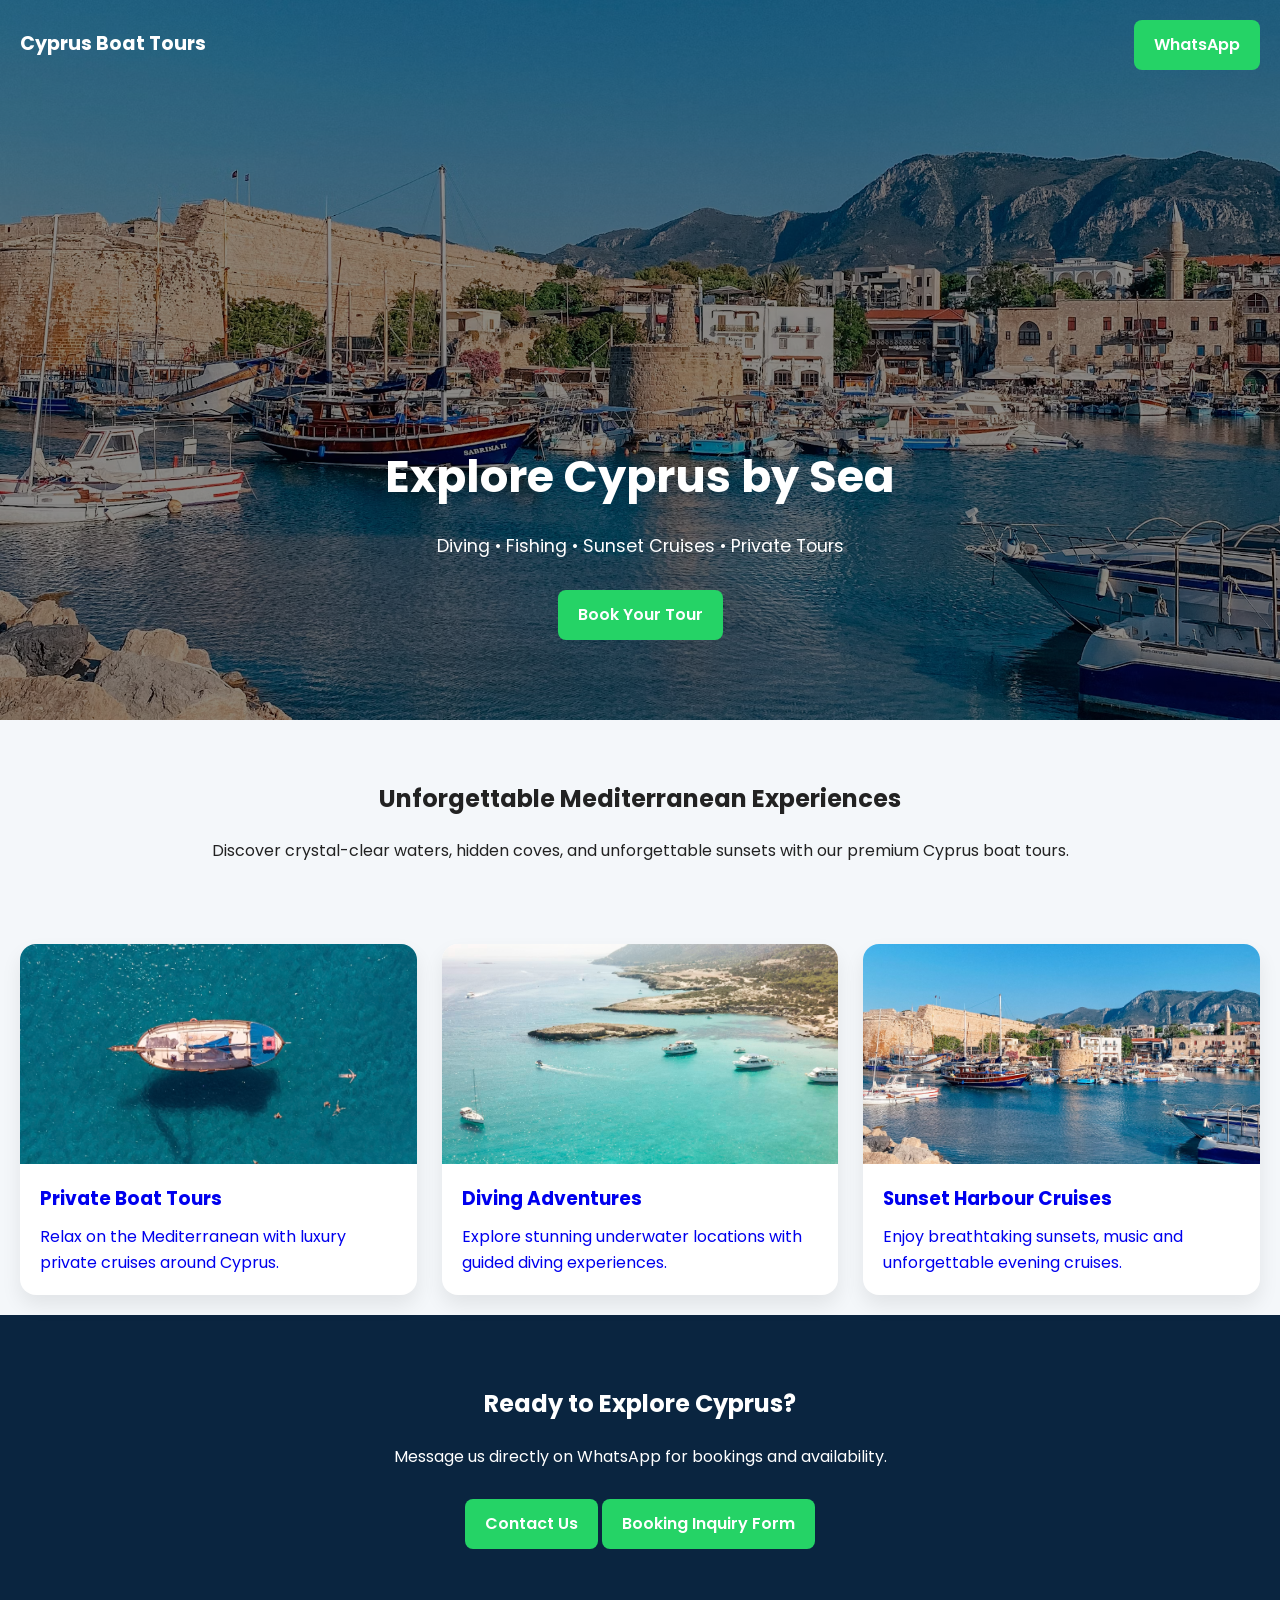
<file: index.html>
<!DOCTYPE html>
<html lang="en">

<head>
  <meta charset="UTF-8">
  <meta name="viewport" content="width=device-width, initial-scale=1.0">
  <title>Cyprus Boat Tours</title>

  <link rel="stylesheet" href="style.css">

  <link rel="preconnect" href="https://fonts.googleapis.com">
  <link rel="preconnect" href="https://fonts.gstatic.com" crossorigin>

  <link href="https://fonts.googleapis.com/css2?family=Poppins:wght@300;400;600;700&display=swap" rel="stylesheet">
</head>

<body>

  <header class="hero">

    <nav>
      <h2>Cyprus Boat Tours</h2>

      <a class="nav-button"
        href="https://wa.me/447538684469"
        target="_blank">
        WhatsApp
      </a>
    </nav>

    <div class="hero-content">
      <h1>Explore Cyprus by Sea</h1>

      <p>
        Diving • Fishing • Sunset Cruises • Private Tours
      </p>

      <a class="hero-button"
        href="https://wa.me/447538684469"
        target="_blank">
        Book Your Tour
      </a>
    </div>

  </header>

  <main>

    <section class="intro">
      <h2>Unforgettable Mediterranean Experiences</h2>

      <p>
        Discover crystal-clear waters, hidden coves, and unforgettable sunsets
        with our premium Cyprus boat tours.
      </p>
    </section>

    <section class="tours">

      <a href="private-tours.html" class="tour-card">

  <img src="images/boat.avif" alt="Boat Tour">

  <div class="tour-content">
    <h3>Private Boat Tours</h3>

    <p>
      Relax on the Mediterranean with luxury private cruises around Cyprus.
    </p>
  </div>

</a>

      <a href="diving.html" class="tour-card">

  <img src="images/sea.avif" alt="Sea Tour">

  <div class="tour-content">
    <h3>Diving Adventures</h3>

    <p>
      Explore stunning underwater locations with guided diving experiences.
    </p>
  </div>

</a>

      <a href="sunset-cruises.html" class="tour-card">

  <img src="images/harbour.avif" alt="Harbour">

  <div class="tour-content">
    <h3>Sunset Harbour Cruises</h3>

    <p>
      Enjoy breathtaking sunsets, music and unforgettable evening cruises.
    </p>
  </div>

</a>

    </section>

    <section class="cta">

      <h2>Ready to Explore Cyprus?</h2>

      <p>
        Message us directly on WhatsApp for bookings and availability.
      </p>

      <a class="hero-button"
        href="https://wa.me/447538684469"
        target="_blank">
        Contact Us
      </a>

<a class="hero-button"
   href="https://docs.google.com/forms/d/e/1FAIpQLSch4Jjy6oKoNndDRR8NXslS7P68YCSa_-sVo1V1EWFZ4aReyA/viewform?usp=header"
   target="_blank">

   Booking Inquiry Form

</a>
      
    </section>

  </main>

</body>

</html>
</file>
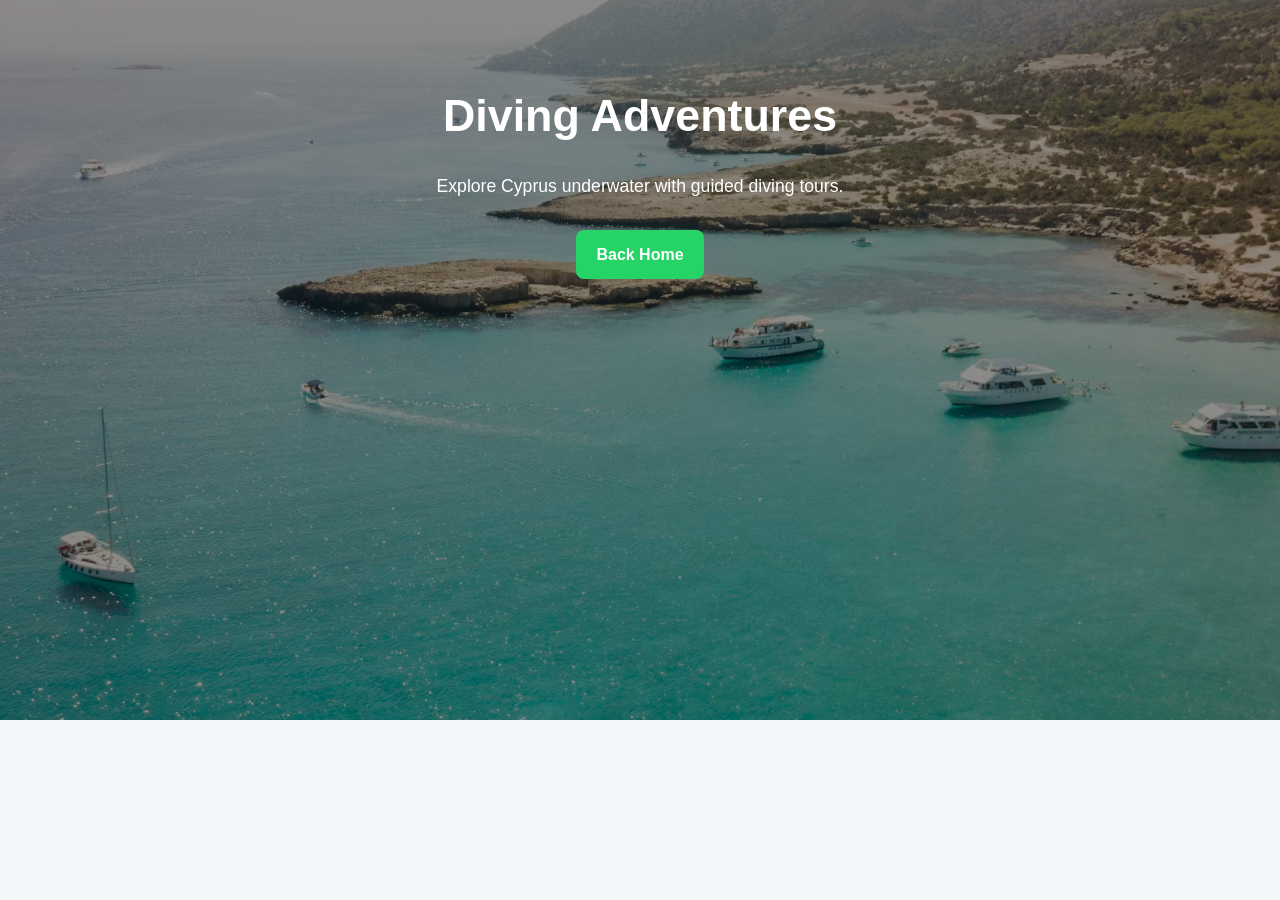
<file: diving.html>
<!DOCTYPE html>
<html lang="en">

<head>
  <meta charset="UTF-8">
  <meta name="viewport" content="width=device-width, initial-scale=1.0">

  <title>Diving Adventures</title>

  <link rel="stylesheet" href="style.css">
</head>

<body>

  <section class="hero"
    style="background-image:
    linear-gradient(rgba(0,0,0,0.45),
    rgba(0,0,0,0.45)),
    url('images/sea.avif');">

    <div class="hero-content">

      <h1>Diving Adventures</h1>

      <p>
        Explore Cyprus underwater with guided diving tours.
      </p>

      <a class="hero-button"
        href="index.html">
        Back Home
      </a>

    </div>

  </section>

</body>

</html>
</file>
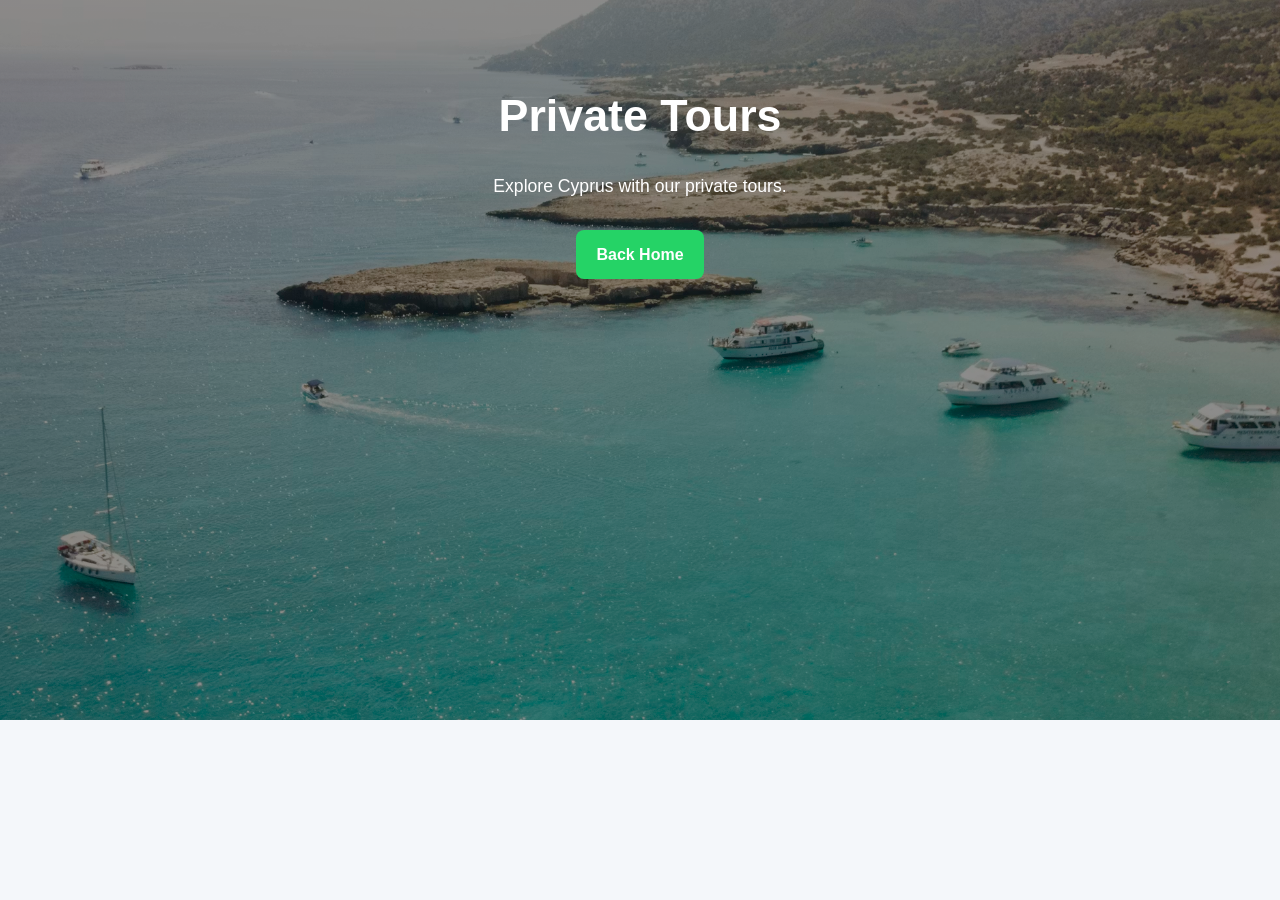
<file: private-tours.html>
<!DOCTYPE html>
<html lang="en">

<head>
  <meta charset="UTF-8">
  <meta name="viewport" content="width=device-width, initial-scale=1.0">

  <title>Diving Adventures</title>

  <link rel="stylesheet" href="style.css">
</head>

<body>

  <section class="hero"
    style="background-image:
    linear-gradient(rgba(0,0,0,0.45),
    rgba(0,0,0,0.45)),
    url('images/sea.avif');">

    <div class="hero-content">

      <h1>Private Tours</h1>

      <p>
        Explore Cyprus with our private tours.
      </p>

      <a class="hero-button"
        href="index.html">
        Back Home
      </a>

    </div>

  </section>

</body>

</html>
</file>
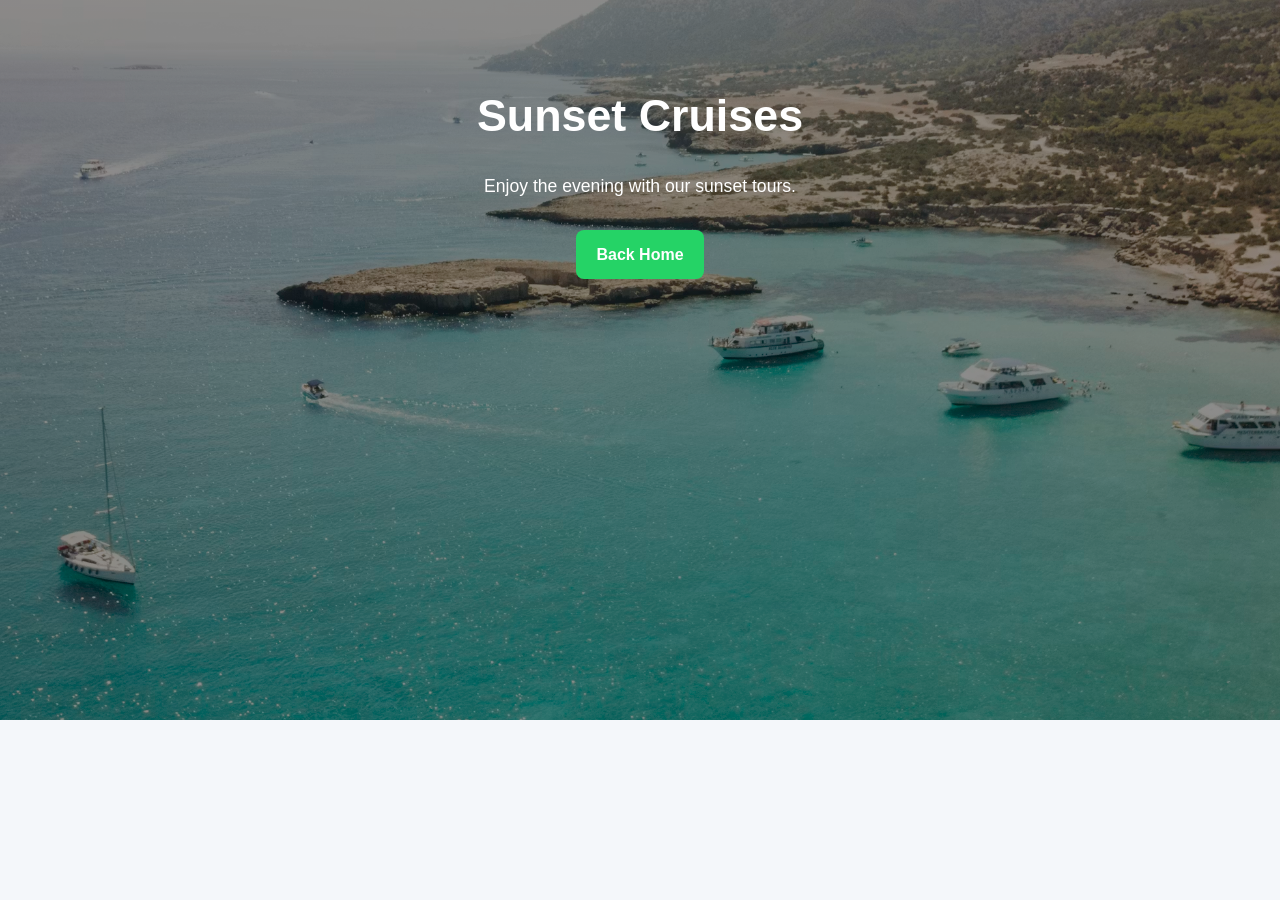
<file: sunset-cruises.html>
<!DOCTYPE html>
<html lang="en">

<head>
  <meta charset="UTF-8">
  <meta name="viewport" content="width=device-width, initial-scale=1.0">

  <title>Diving Adventures</title>

  <link rel="stylesheet" href="style.css">
</head>

<body>

  <section class="hero"
    style="background-image:
    linear-gradient(rgba(0,0,0,0.45),
    rgba(0,0,0,0.45)),
    url('images/sea.avif');">

    <div class="hero-content">

      <h1>Sunset Cruises</h1>

      <p>
        Enjoy the evening with our sunset tours.
      </p>

      <a class="hero-button"
        href="index.html">
        Back Home
      </a>

    </div>

  </section>

</body>

</html>
</file>
<file: style.css>
* {
  margin: 0;
  padding: 0;
  box-sizing: border-box;
}

html, body {
  overflow-x: hidden;
  width: 100%;
}

body {
  font-family: 'Poppins', sans-serif;
  background: #f4f7fa;
  color: #222;
  line-height: 1.6;
}

.hero {
  background:
    linear-gradient(rgba(0,0,0,0.45),
    rgba(0,0,0,0.45)),
    url("images/harbour.avif");

  background-size: cover;
  background-position: center;

  min-height: 80vh;

  color: white;

  display: flex;
  flex-direction: column;
  justify-content: space-between;
}

nav {
  display: flex;
  justify-content: space-between;
  align-items: center;

  padding: 20px;
}

nav h2 {
  font-size: 1.2rem;
}

.nav-button,
.hero-button {
  background: #25D366;
  color: white;

  padding: 12px 20px;

  border-radius: 8px;

  text-decoration: none;
  font-weight: 600;

  display: inline-block;
}

.hero-content {
  text-align: center;
  padding: 80px 20px;
}

.hero-content h1 {
  font-size: 2.8rem;
  margin-bottom: 20px;
}

.hero-content p {
  font-size: 1.1rem;
  margin-bottom: 30px;
}

.intro {
  text-align: center;
  padding: 60px 20px;

  max-width: 900px;
  margin: auto;
}

.intro h2 {
  margin-bottom: 20px;
}

.tours {
  display: grid;

  grid-template-columns:
    repeat(auto-fit, minmax(280px, 1fr));

  gap: 25px;

  padding: 20px;
}

.tour-card {
  background: white;

  border-radius: 16px;

  overflow: hidden;

  box-shadow:
    0 10px 20px rgba(0,0,0,0.08);
}

.tour-card img {
  width: 100%;
  height: 220px;
  object-fit: cover;

  display: block;
}

.tour-content {
  padding: 20px;
}

.tour-content h3 {
  margin-bottom: 10px;
}

.cta {
  background: #0a2540;

  color: white;

  text-align: center;

  padding: 70px 20px;
}

.cta h2 {
  margin-bottom: 20px;
}

.cta p {
  margin-bottom: 30px;
}

@media (max-width: 768px) {

  .hero-content h1 {
    font-size: 2rem;
  }

  .hero-content {
    padding: 60px 20px;
  }

  nav {
    flex-direction: column;
    gap: 15px;
  }

.tour-card {
  text-decoration: none !important;
  color: inherit;

  display: block;
}

.tour-card * {
  text-decoration: none !important;
  color: inherit;
}

}

a {
  text-decoration: none;
}
</file>
